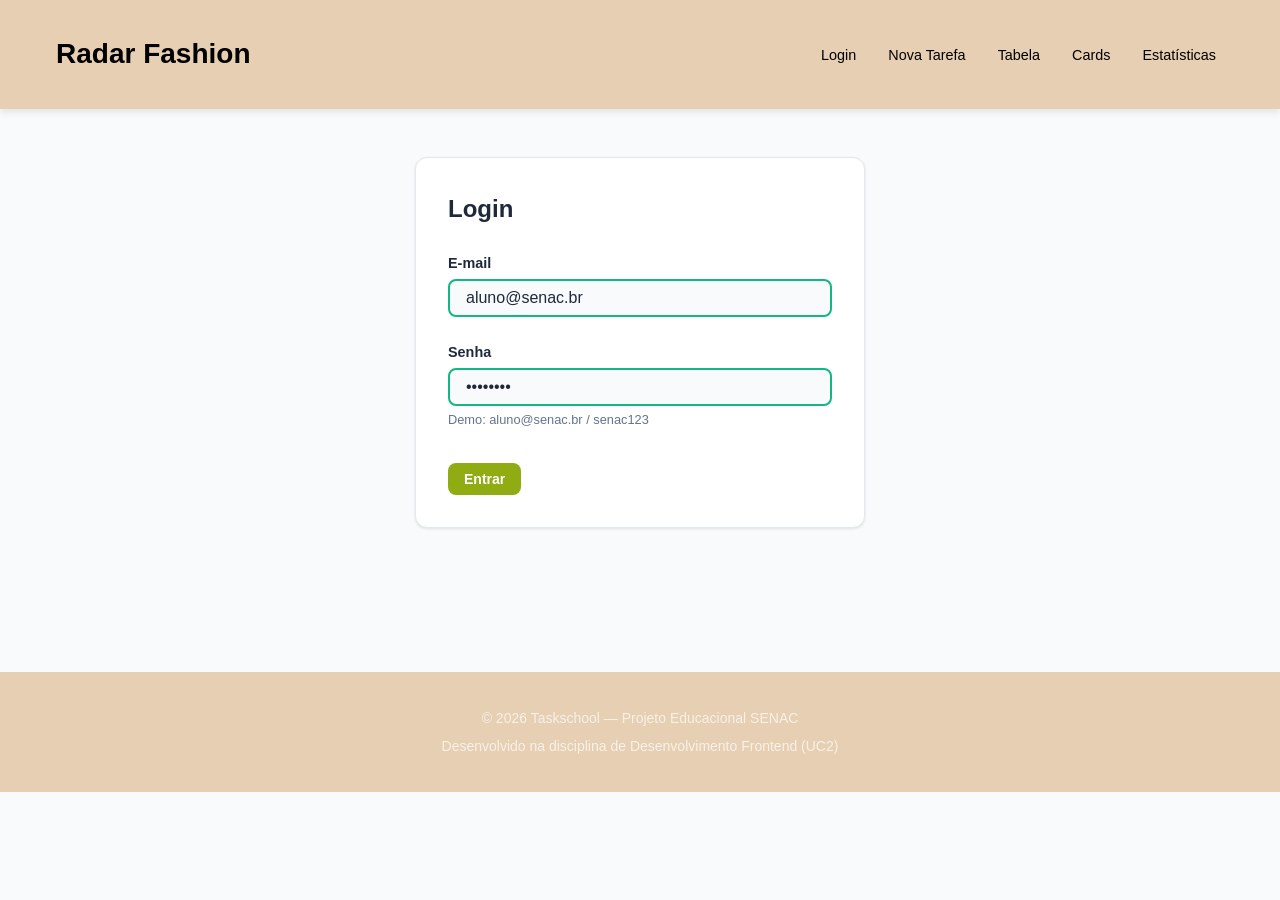
<file: index.html>
<!DOCTYPE html>
<html lang="pt-BR">
<head>
    <meta charset="UTF-8">
    <meta name="viewport" content="width=device-width, initial-scale=1.0">
    <meta name="description" content="Radar Fashion">
    <title>Radar Fashion — Login</title>
    <link rel="stylesheet" href="style.css">
</head>
<body>
    <header>
        <div class="container">
            <h1>Radar Fashion</h1>            <nav>
                <ul>
                    <li><a href="index.html">Login</a></li>
                    <li><a href="categoria.html">Nova Tarefa</a></li>
                    <li><a href="tabela.html">Tabela</a></li>
                    <li><a href="cards.html">Cards</a></li>
                    <li><a href="estatisticas.html">Estatísticas</a></li>
                </ul>
            </nav>
        </div>
    </header>

    <main>
        <div class="container">
            <section id="login" class="secao-form secao-login">
                <h2>Login</h2>

                <form id="login-form" action="estatisticas.html" method="get">
                    <div class="form-grupo">
                        <label for="login-email">E-mail</label>
                        <input
                            type="email"
                            id="login-email"
                            name="email"
                            placeholder="seu@email.com"
                            value="aluno@senac.br"
                            required
                        >
                    </div>

                    <div class="form-grupo">
                        <label for="login-senha">Senha</label>
                        <input
                            type="password"
                            id="login-senha"
                            name="senha"
                            placeholder="Digite sua senha"
                            value="senac123"
                            required
                        >
                        <small class="dica">Demo: aluno@senac.br / senac123</small>
                    </div>

                    <div class="form-acoes">
                        <button type="submit" class="btn btn-primario">Entrar</button>
                    </div>
                </form>
            </section>
        </div>
    </main>

    <footer>
        <div class="container">
            <p>&copy; 2026 Taskschool &mdash; Projeto Educacional SENAC</p>
            <p>Desenvolvido na disciplina de Desenvolvimento Frontend (UC2)</p>
        </div>
    </footer>
</body>
</html>
</file>
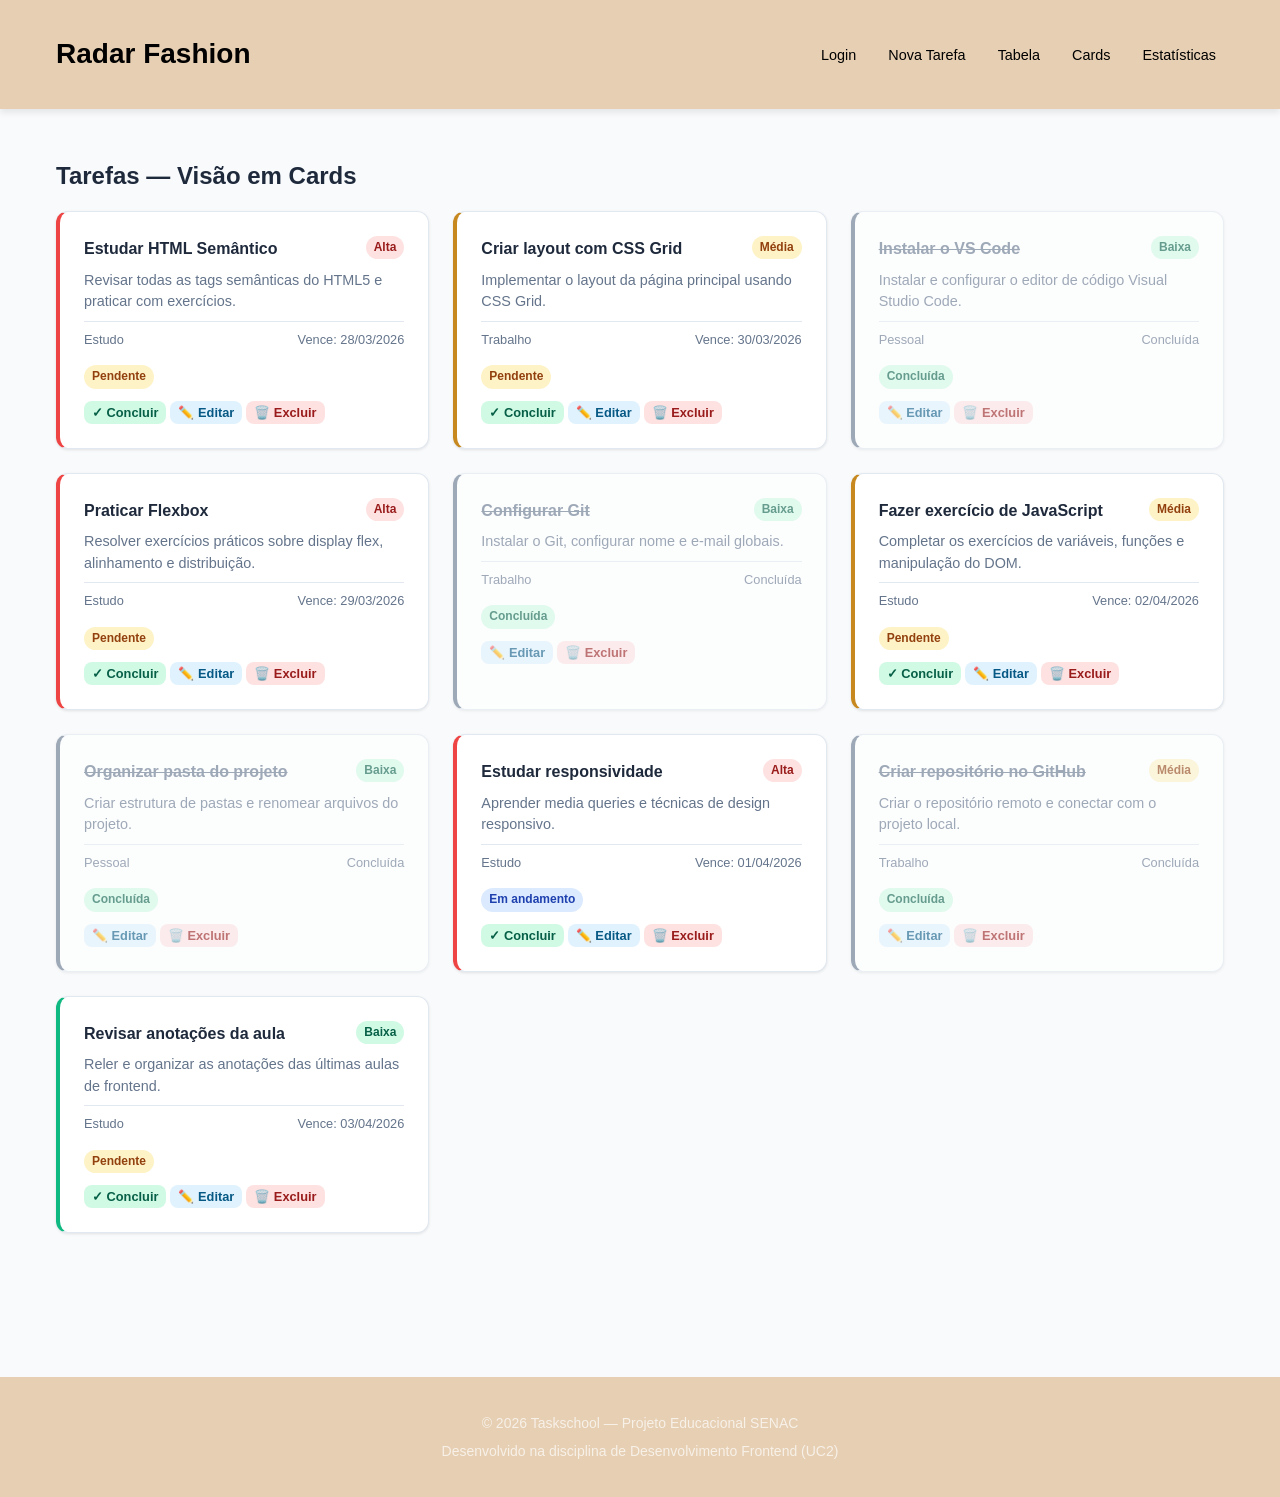
<file: cards.html>
<!DOCTYPE html>
<html lang="pt-BR">
<head>
    <meta charset="UTF-8">
    <meta name="viewport" content="width=device-width, initial-scale=1.0">
    <meta name="description" content="Radar Fashion - Seu guia de estilo">
    <title>Radar Fashion</title>
    <link rel="stylesheet" href="style.css">
</head>
<body>
    <header>
        <div class="container">
            <h1>Radar Fashion</h1>
            <nav>
                <ul>
                    <li><a href="index.html">Login</a></li>
                    <li><a href="nova-tarefa.html">Nova Tarefa</a></li>
                    <li><a href="tabela.html">Tabela</a></li>
                    <li><a href="cards.html">Cards</a></li>
                    <li><a href="estatisticas.html">Estatísticas</a></li>
                </ul>
            </nav>
        </div>
    </header>

    <main>
        <div class="container">
            <section id="lista-tarefas" class="secao-lista">
                <h2>Tarefas — Visão em Cards</h2>

                <div id="cards-tarefas" class="grade-tarefas">
                    <article class="card-tarefa prioridade-alta">
                        <div class="card-cabecalho">
                            <h3 class="card-titulo">Estudar HTML Semântico</h3>
                            <span class="badge badge-alta">Alta</span>
                        </div>
                        <p class="card-descricao">Revisar todas as tags semânticas do HTML5 e praticar com exercícios.</p>
                        <div class="card-meta">
                            <span class="card-categoria">Estudo</span>
                            <span class="card-data">Vence: 28/03/2026</span>
                        </div>
                        <div class="card-status"><span class="status pendente">Pendente</span></div>
                        <div class="card-acoes">
                            <button class="btn btn-concluir">✓ Concluir</button>
                            <button class="btn btn-editar">✏️ Editar</button>
                            <button class="btn btn-excluir">🗑️ Excluir</button>
                        </div>
                    </article>

                    <article class="card-tarefa prioridade-media">
                        <div class="card-cabecalho">
                            <h3 class="card-titulo">Criar layout com CSS Grid</h3>
                            <span class="badge badge-media">Média</span>
                        </div>
                        <p class="card-descricao">Implementar o layout da página principal usando CSS Grid.</p>
                        <div class="card-meta">
                            <span class="card-categoria">Trabalho</span>
                            <span class="card-data">Vence: 30/03/2026</span>
                        </div>
                        <div class="card-status"><span class="status pendente">Pendente</span></div>
                        <div class="card-acoes">
                            <button class="btn btn-concluir">✓ Concluir</button>
                            <button class="btn btn-editar">✏️ Editar</button>
                            <button class="btn btn-excluir">🗑️ Excluir</button>
                        </div>
                    </article>

                    <article class="card-tarefa prioridade-baixa concluida">
                        <div class="card-cabecalho">
                            <h3 class="card-titulo">Instalar o VS Code</h3>
                            <span class="badge badge-baixa">Baixa</span>
                        </div>
                        <p class="card-descricao">Instalar e configurar o editor de código Visual Studio Code.</p>
                        <div class="card-meta">
                            <span class="card-categoria">Pessoal</span>
                            <span class="card-data">Concluída</span>
                        </div>
                        <div class="card-status"><span class="status concluida">Concluída</span></div>
                        <div class="card-acoes">
                            <button class="btn btn-editar">✏️ Editar</button>
                            <button class="btn btn-excluir">🗑️ Excluir</button>
                        </div>
                    </article>

                    <article class="card-tarefa prioridade-alta">
                        <div class="card-cabecalho">
                            <h3 class="card-titulo">Praticar Flexbox</h3>
                            <span class="badge badge-alta">Alta</span>
                        </div>
                        <p class="card-descricao">Resolver exercícios práticos sobre display flex, alinhamento e distribuição.</p>
                        <div class="card-meta">
                            <span class="card-categoria">Estudo</span>
                            <span class="card-data">Vence: 29/03/2026</span>
                        </div>
                        <div class="card-status"><span class="status pendente">Pendente</span></div>
                        <div class="card-acoes">
                            <button class="btn btn-concluir">✓ Concluir</button>
                            <button class="btn btn-editar">✏️ Editar</button>
                            <button class="btn btn-excluir">🗑️ Excluir</button>
                        </div>
                    </article>

                    <article class="card-tarefa prioridade-baixa concluida">
                        <div class="card-cabecalho">
                            <h3 class="card-titulo">Configurar Git</h3>
                            <span class="badge badge-baixa">Baixa</span>
                        </div>
                        <p class="card-descricao">Instalar o Git, configurar nome e e-mail globais.</p>
                        <div class="card-meta">
                            <span class="card-categoria">Trabalho</span>
                            <span class="card-data">Concluída</span>
                        </div>
                        <div class="card-status"><span class="status concluida">Concluída</span></div>
                        <div class="card-acoes">
                            <button class="btn btn-editar">✏️ Editar</button>
                            <button class="btn btn-excluir">🗑️ Excluir</button>
                        </div>
                    </article>

                    <article class="card-tarefa prioridade-media">
                        <div class="card-cabecalho">
                            <h3 class="card-titulo">Fazer exercício de JavaScript</h3>
                            <span class="badge badge-media">Média</span>
                        </div>
                        <p class="card-descricao">Completar os exercícios de variáveis, funções e manipulação do DOM.</p>
                        <div class="card-meta">
                            <span class="card-categoria">Estudo</span>
                            <span class="card-data">Vence: 02/04/2026</span>
                        </div>
                        <div class="card-status"><span class="status pendente">Pendente</span></div>
                        <div class="card-acoes">
                            <button class="btn btn-concluir">✓ Concluir</button>
                            <button class="btn btn-editar">✏️ Editar</button>
                            <button class="btn btn-excluir">🗑️ Excluir</button>
                        </div>
                    </article>

                    <article class="card-tarefa prioridade-baixa concluida">
                        <div class="card-cabecalho">
                            <h3 class="card-titulo">Organizar pasta do projeto</h3>
                            <span class="badge badge-baixa">Baixa</span>
                        </div>
                        <p class="card-descricao">Criar estrutura de pastas e renomear arquivos do projeto.</p>
                        <div class="card-meta">
                            <span class="card-categoria">Pessoal</span>
                            <span class="card-data">Concluída</span>
                        </div>
                        <div class="card-status"><span class="status concluida">Concluída</span></div>
                        <div class="card-acoes">
                            <button class="btn btn-editar">✏️ Editar</button>
                            <button class="btn btn-excluir">🗑️ Excluir</button>
                        </div>
                    </article>

                    <article class="card-tarefa prioridade-alta">
                        <div class="card-cabecalho">
                            <h3 class="card-titulo">Estudar responsividade</h3>
                            <span class="badge badge-alta">Alta</span>
                        </div>
                        <p class="card-descricao">Aprender media queries e técnicas de design responsivo.</p>
                        <div class="card-meta">
                            <span class="card-categoria">Estudo</span>
                            <span class="card-data">Vence: 01/04/2026</span>
                        </div>
                        <div class="card-status"><span class="status em-andamento">Em andamento</span></div>
                        <div class="card-acoes">
                            <button class="btn btn-concluir">✓ Concluir</button>
                            <button class="btn btn-editar">✏️ Editar</button>
                            <button class="btn btn-excluir">🗑️ Excluir</button>
                        </div>
                    </article>

                    <article class="card-tarefa prioridade-media concluida">
                        <div class="card-cabecalho">
                            <h3 class="card-titulo">Criar repositório no GitHub</h3>
                            <span class="badge badge-media">Média</span>
                        </div>
                        <p class="card-descricao">Criar o repositório remoto e conectar com o projeto local.</p>
                        <div class="card-meta">
                            <span class="card-categoria">Trabalho</span>
                            <span class="card-data">Concluída</span>
                        </div>
                        <div class="card-status"><span class="status concluida">Concluída</span></div>
                        <div class="card-acoes">
                            <button class="btn btn-editar">✏️ Editar</button>
                            <button class="btn btn-excluir">🗑️ Excluir</button>
                        </div>
                    </article>

                    <article class="card-tarefa prioridade-baixa">
                        <div class="card-cabecalho">
                            <h3 class="card-titulo">Revisar anotações da aula</h3>
                            <span class="badge badge-baixa">Baixa</span>
                        </div>
                        <p class="card-descricao">Reler e organizar as anotações das últimas aulas de frontend.</p>
                        <div class="card-meta">
                            <span class="card-categoria">Estudo</span>
                            <span class="card-data">Vence: 03/04/2026</span>
                        </div>
                        <div class="card-status"><span class="status pendente">Pendente</span></div>
                        <div class="card-acoes">
                            <button class="btn btn-concluir">✓ Concluir</button>
                            <button class="btn btn-editar">✏️ Editar</button>
                            <button class="btn btn-excluir">🗑️ Excluir</button>
                        </div>
                    </article>
                </div>
            </section>
        </div>
    </main>

    <footer>
        <div class="container">
            <p>&copy; 2026 Taskschool &mdash; Projeto Educacional SENAC</p>
            <p>Desenvolvido na disciplina de Desenvolvimento Frontend (UC2)</p>
        </div>
    </footer>
</body>
</html>
</file>
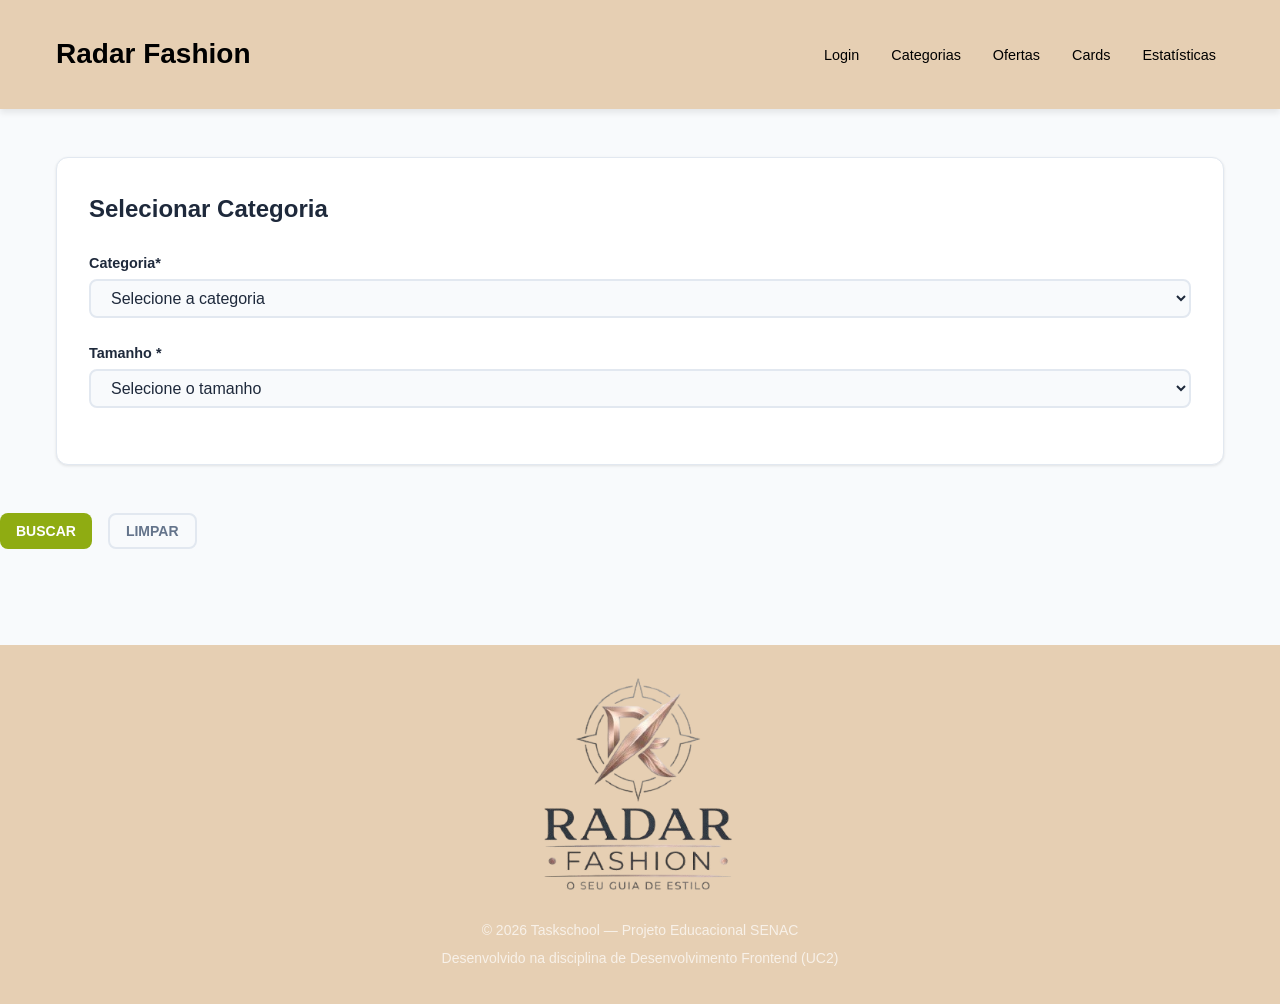
<file: categoria.html>
<!DOCTYPE html>
<html lang="pt-BR">
<head>
    <meta charset="UTF-8">
    <meta name="viewport" content="width=device-width, initial-scale=1.0">
    <meta name="description" content="Radar Fashion - Cadastro de nova tarefa">
    <title>Radar Fashion - Categoria</title>
    <link rel="stylesheet" href="style.css">
</head>
<body>
    <header>
        <div class="container">
            <h1>Radar Fashion</h1>
            <nav>
                <ul>
                    <li><a href="index.html">Login</a></li>
                    <li><a href="categorias.html">Categorias</a></li>
                    <li><a href="ofertas.html">Ofertas</a></li>
                    <li><a href="cards.html">Cards</a></li>
                    <li><a href="estatisticas.html">Estatísticas</a></li>
                </ul>
            </nav>
        </div>
    </header>

    <main>
        <div class="container">
            <section id="nova-tarefa" class="secao-form">
                <h2>Selecionar Categoria</h2>

                <form id="tarefa-form" action="#" method="post">
                    <div class="form-grupo">
                        <label for="categoria">Categoria*</label>
                        <select id="categoria" name="categoria" required>
                            <option value="">Selecione a categoria</option>
                            <option value="masculino">Masculino</option>
                            <option value="feminino">Feminino</option>
                            <option value="infantil">Infantil</option>
                            <option value="calçado">Calçado</option>
                            <option value="beleza">Beleza</option>
                            <option value="acessórios">Acessórios</option>
                        </select>
                    </div>

                    <div class="form-grupo">
                        <label for="Tamanho">Tamanho *</label>
                        <select id="tamanho" name="tamanho" required>
                            <option value="">Selecione o tamanho</option>
                            <option value="pp">PP</option>
                            <option value="p">P</option>
                            <option value="m">M</option>
                            <option value="g">G</option>
                            <option value="gg">GG</option>
                            <option value="32">32</option>
                            <option value="33">33</option>
                            <option value="34">34</option>
                            <option value="35">35</option>
                            <option value="36">36</option>
                            <option value="37">37</option>
                            <option value="38">38</option>
                            <option value="39">39</option>
                            <option value="40">40</option>
                            <option value="41">41</option>
                            <option value="42">42</option>
                            <option value="43">43</option>
                            <option value="44">44</option>              
                        </select>
                    </div>

                    </div>

                    <div class="form-acoes">
                        <button type="submit" class="btn btn-primario">BUSCAR</button>
                        <button type="reset" class="btn btn-secundario">LIMPAR</button>
                    </div>
                </form>
            </section>
        </div>
    </main>

    <footer>
        <div class="container">
            <img src="img/slogan-removebg-preview.png" alt="Slogan" style="margin: 0 auto;" width="200px">
        <br>
            <p>&copy; 2026 Taskschool &mdash; Projeto Educacional SENAC</p>
            <p>Desenvolvido na disciplina de Desenvolvimento Frontend (UC2)</p>
        </div>
    </footer>
</body>
</html>
</file>
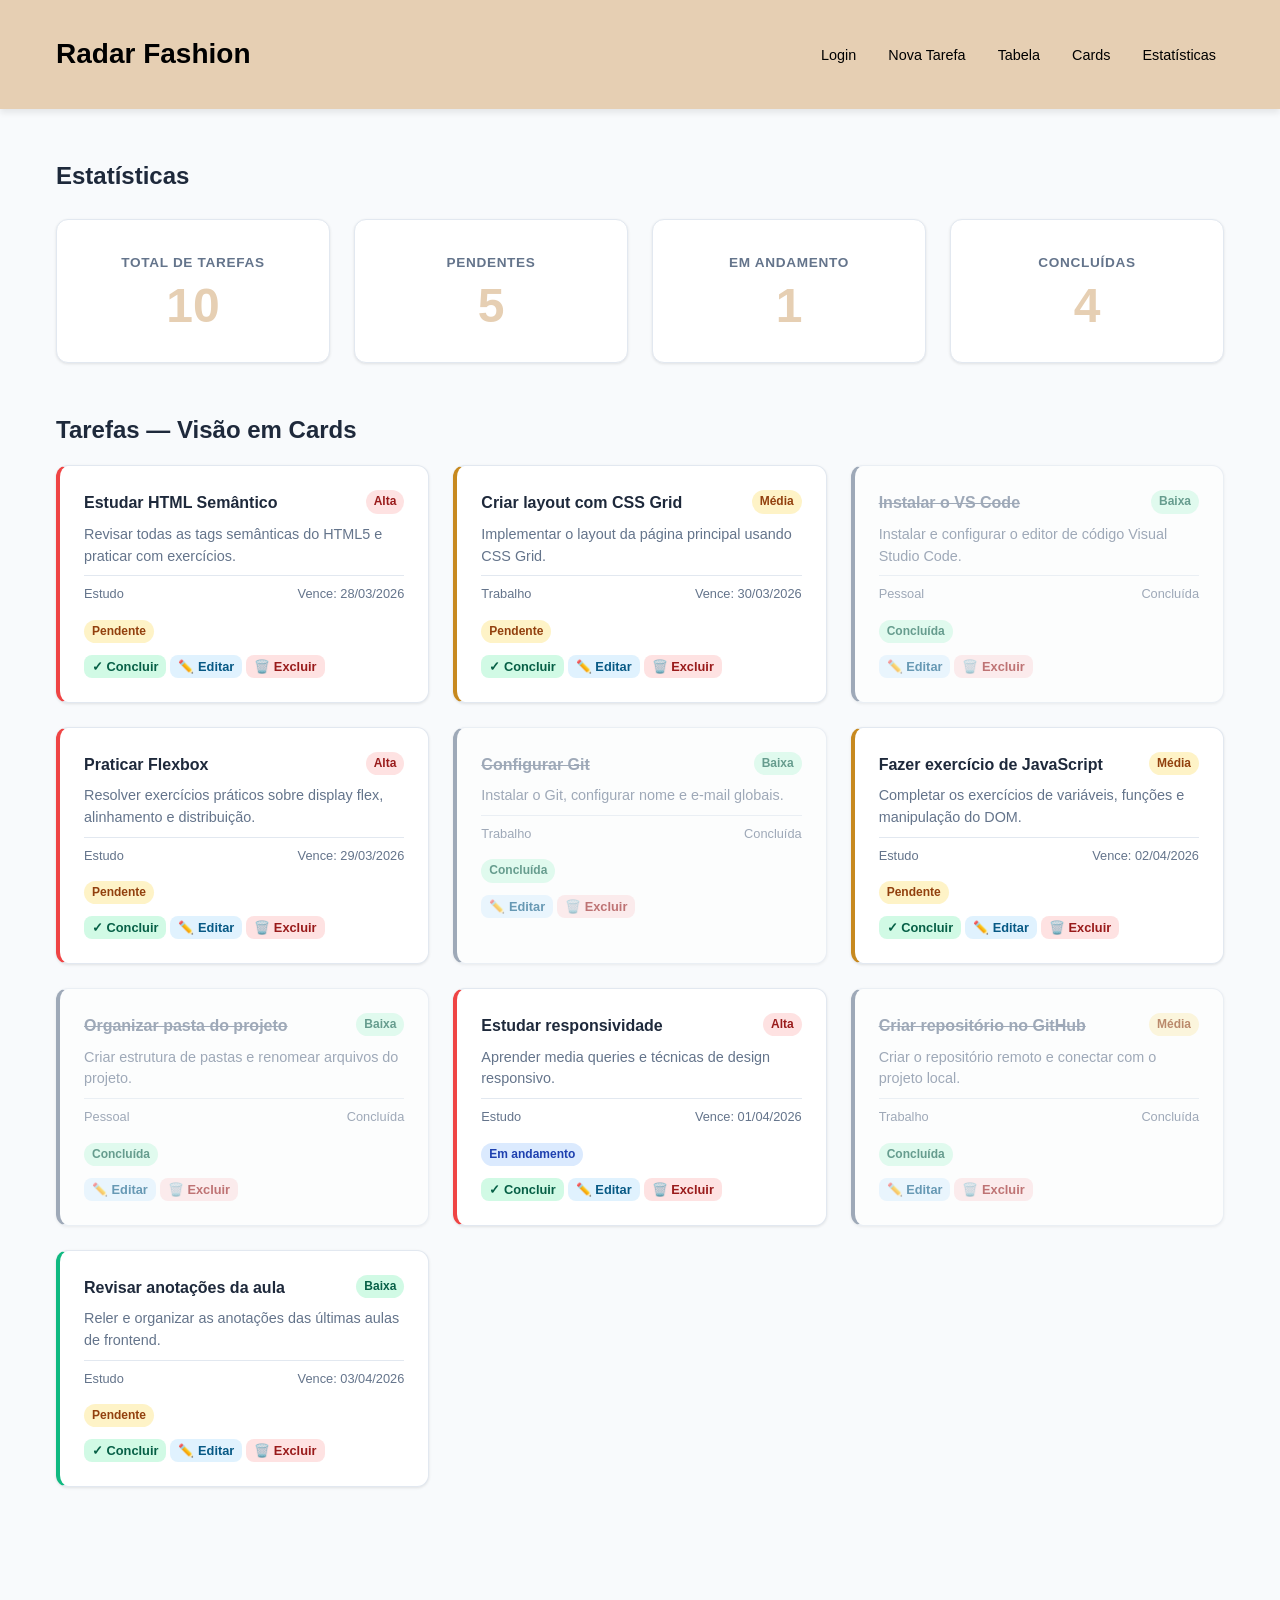
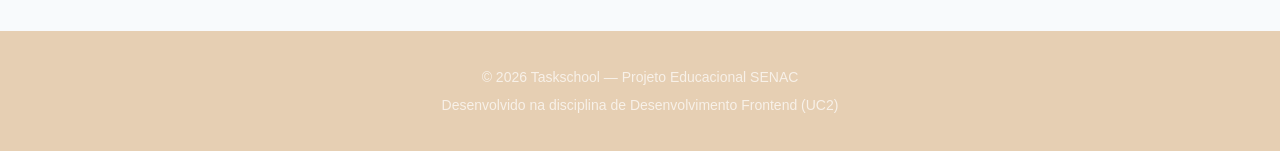
<file: ofertas.html>
<!DOCTYPE html>
<html lang="pt-BR">
<head>
    <meta charset="UTF-8">
    <meta name="viewport" content="width=device-width, initial-scale=1.0">
    <meta name="description" content="Taskschool - Estatísticas e cards das tarefas">
    <title>Radar Fashion</title>
    <link rel="stylesheet" href="style.css">
</head>
<body>
    <header>
        <div class="container">
            <h1>Radar Fashion</h1>
            <nav>
                <ul>
                    <li><a href="index.html">Login</a></li>
                    <li><a href="nova-tarefa.html">Nova Tarefa</a></li>
                    <li><a href="tabela.html">Tabela</a></li>
                    <li><a href="cards.html">Cards</a></li>
                    <li><a href="estatisticas.html">Estatísticas</a></li>
                </ul>
            </nav>
        </div>
    </header>

    <main>
        <div class="container">
            <section id="estatisticas" class="secao-stats">
                <h2>Estatísticas</h2>

                <div class="grade-stats">
                    <article class="stat-card">
                        <h3>Total de Tarefas</h3>
                        <p class="stat-numero" id="stat-total">10</p>
                    </article>

                    <article class="stat-card">
                        <h3>Pendentes</h3>
                        <p class="stat-numero" id="stat-pendentes">5</p>
                    </article>

                    <article class="stat-card">
                        <h3>Em Andamento</h3>
                        <p class="stat-numero" id="stat-andamento">1</p>
                    </article>

                    <article class="stat-card">
                        <h3>Concluídas</h3>
                        <p class="stat-numero" id="stat-concluidas">4</p>
                    </article>
                </div>
            </section>

            <section id="lista-tarefas" class="secao-lista">
                <h2>Tarefas — Visão em Cards</h2>

                <div id="cards-tarefas" class="grade-tarefas">
                    <article class="card-tarefa prioridade-alta">
                        <div class="card-cabecalho">
                            <h3 class="card-titulo">Estudar HTML Semântico</h3>
                            <span class="badge badge-alta">Alta</span>
                        </div>
                        <p class="card-descricao">Revisar todas as tags semânticas do HTML5 e praticar com exercícios.</p>
                        <div class="card-meta">
                            <span class="card-categoria">Estudo</span>
                            <span class="card-data">Vence: 28/03/2026</span>
                        </div>
                        <div class="card-status"><span class="status pendente">Pendente</span></div>
                        <div class="card-acoes">
                            <button class="btn btn-concluir">✓ Concluir</button>
                            <button class="btn btn-editar">✏️ Editar</button>
                            <button class="btn btn-excluir">🗑️ Excluir</button>
                        </div>
                    </article>

                    <article class="card-tarefa prioridade-media">
                        <div class="card-cabecalho">
                            <h3 class="card-titulo">Criar layout com CSS Grid</h3>
                            <span class="badge badge-media">Média</span>
                        </div>
                        <p class="card-descricao">Implementar o layout da página principal usando CSS Grid.</p>
                        <div class="card-meta">
                            <span class="card-categoria">Trabalho</span>
                            <span class="card-data">Vence: 30/03/2026</span>
                        </div>
                        <div class="card-status"><span class="status pendente">Pendente</span></div>
                        <div class="card-acoes">
                            <button class="btn btn-concluir">✓ Concluir</button>
                            <button class="btn btn-editar">✏️ Editar</button>
                            <button class="btn btn-excluir">🗑️ Excluir</button>
                        </div>
                    </article>

                    <article class="card-tarefa prioridade-baixa concluida">
                        <div class="card-cabecalho">
                            <h3 class="card-titulo">Instalar o VS Code</h3>
                            <span class="badge badge-baixa">Baixa</span>
                        </div>
                        <p class="card-descricao">Instalar e configurar o editor de código Visual Studio Code.</p>
                        <div class="card-meta">
                            <span class="card-categoria">Pessoal</span>
                            <span class="card-data">Concluída</span>
                        </div>
                        <div class="card-status"><span class="status concluida">Concluída</span></div>
                        <div class="card-acoes">
                            <button class="btn btn-editar">✏️ Editar</button>
                            <button class="btn btn-excluir">🗑️ Excluir</button>
                        </div>
                    </article>

                    <article class="card-tarefa prioridade-alta">
                        <div class="card-cabecalho">
                            <h3 class="card-titulo">Praticar Flexbox</h3>
                            <span class="badge badge-alta">Alta</span>
                        </div>
                        <p class="card-descricao">Resolver exercícios práticos sobre display flex, alinhamento e distribuição.</p>
                        <div class="card-meta">
                            <span class="card-categoria">Estudo</span>
                            <span class="card-data">Vence: 29/03/2026</span>
                        </div>
                        <div class="card-status"><span class="status pendente">Pendente</span></div>
                        <div class="card-acoes">
                            <button class="btn btn-concluir">✓ Concluir</button>
                            <button class="btn btn-editar">✏️ Editar</button>
                            <button class="btn btn-excluir">🗑️ Excluir</button>
                        </div>
                    </article>

                    <article class="card-tarefa prioridade-baixa concluida">
                        <div class="card-cabecalho">
                            <h3 class="card-titulo">Configurar Git</h3>
                            <span class="badge badge-baixa">Baixa</span>
                        </div>
                        <p class="card-descricao">Instalar o Git, configurar nome e e-mail globais.</p>
                        <div class="card-meta">
                            <span class="card-categoria">Trabalho</span>
                            <span class="card-data">Concluída</span>
                        </div>
                        <div class="card-status"><span class="status concluida">Concluída</span></div>
                        <div class="card-acoes">
                            <button class="btn btn-editar">✏️ Editar</button>
                            <button class="btn btn-excluir">🗑️ Excluir</button>
                        </div>
                    </article>

                    <article class="card-tarefa prioridade-media">
                        <div class="card-cabecalho">
                            <h3 class="card-titulo">Fazer exercício de JavaScript</h3>
                            <span class="badge badge-media">Média</span>
                        </div>
                        <p class="card-descricao">Completar os exercícios de variáveis, funções e manipulação do DOM.</p>
                        <div class="card-meta">
                            <span class="card-categoria">Estudo</span>
                            <span class="card-data">Vence: 02/04/2026</span>
                        </div>
                        <div class="card-status"><span class="status pendente">Pendente</span></div>
                        <div class="card-acoes">
                            <button class="btn btn-concluir">✓ Concluir</button>
                            <button class="btn btn-editar">✏️ Editar</button>
                            <button class="btn btn-excluir">🗑️ Excluir</button>
                        </div>
                    </article>

                    <article class="card-tarefa prioridade-baixa concluida">
                        <div class="card-cabecalho">
                            <h3 class="card-titulo">Organizar pasta do projeto</h3>
                            <span class="badge badge-baixa">Baixa</span>
                        </div>
                        <p class="card-descricao">Criar estrutura de pastas e renomear arquivos do projeto.</p>
                        <div class="card-meta">
                            <span class="card-categoria">Pessoal</span>
                            <span class="card-data">Concluída</span>
                        </div>
                        <div class="card-status"><span class="status concluida">Concluída</span></div>
                        <div class="card-acoes">
                            <button class="btn btn-editar">✏️ Editar</button>
                            <button class="btn btn-excluir">🗑️ Excluir</button>
                        </div>
                    </article>

                    <article class="card-tarefa prioridade-alta">
                        <div class="card-cabecalho">
                            <h3 class="card-titulo">Estudar responsividade</h3>
                            <span class="badge badge-alta">Alta</span>
                        </div>
                        <p class="card-descricao">Aprender media queries e técnicas de design responsivo.</p>
                        <div class="card-meta">
                            <span class="card-categoria">Estudo</span>
                            <span class="card-data">Vence: 01/04/2026</span>
                        </div>
                        <div class="card-status"><span class="status em-andamento">Em andamento</span></div>
                        <div class="card-acoes">
                            <button class="btn btn-concluir">✓ Concluir</button>
                            <button class="btn btn-editar">✏️ Editar</button>
                            <button class="btn btn-excluir">🗑️ Excluir</button>
                        </div>
                    </article>

                    <article class="card-tarefa prioridade-media concluida">
                        <div class="card-cabecalho">
                            <h3 class="card-titulo">Criar repositório no GitHub</h3>
                            <span class="badge badge-media">Média</span>
                        </div>
                        <p class="card-descricao">Criar o repositório remoto e conectar com o projeto local.</p>
                        <div class="card-meta">
                            <span class="card-categoria">Trabalho</span>
                            <span class="card-data">Concluída</span>
                        </div>
                        <div class="card-status"><span class="status concluida">Concluída</span></div>
                        <div class="card-acoes">
                            <button class="btn btn-editar">✏️ Editar</button>
                            <button class="btn btn-excluir">🗑️ Excluir</button>
                        </div>
                    </article>

                    <article class="card-tarefa prioridade-baixa">
                        <div class="card-cabecalho">
                            <h3 class="card-titulo">Revisar anotações da aula</h3>
                            <span class="badge badge-baixa">Baixa</span>
                        </div>
                        <p class="card-descricao">Reler e organizar as anotações das últimas aulas de frontend.</p>
                        <div class="card-meta">
                            <span class="card-categoria">Estudo</span>
                            <span class="card-data">Vence: 03/04/2026</span>
                        </div>
                        <div class="card-status"><span class="status pendente">Pendente</span></div>
                        <div class="card-acoes">
                            <button class="btn btn-concluir">✓ Concluir</button>
                            <button class="btn btn-editar">✏️ Editar</button>
                            <button class="btn btn-excluir">🗑️ Excluir</button>
                        </div>
                    </article>
                </div>
            </section>
        </div>
    </main>

    <footer>
        <div class="container">
            <p>&copy; 2026 Taskschool &mdash; Projeto Educacional SENAC</p>
            <p>Desenvolvido na disciplina de Desenvolvimento Frontend (UC2)</p>
        </div>
    </footer>
</body>
</html>
</file>
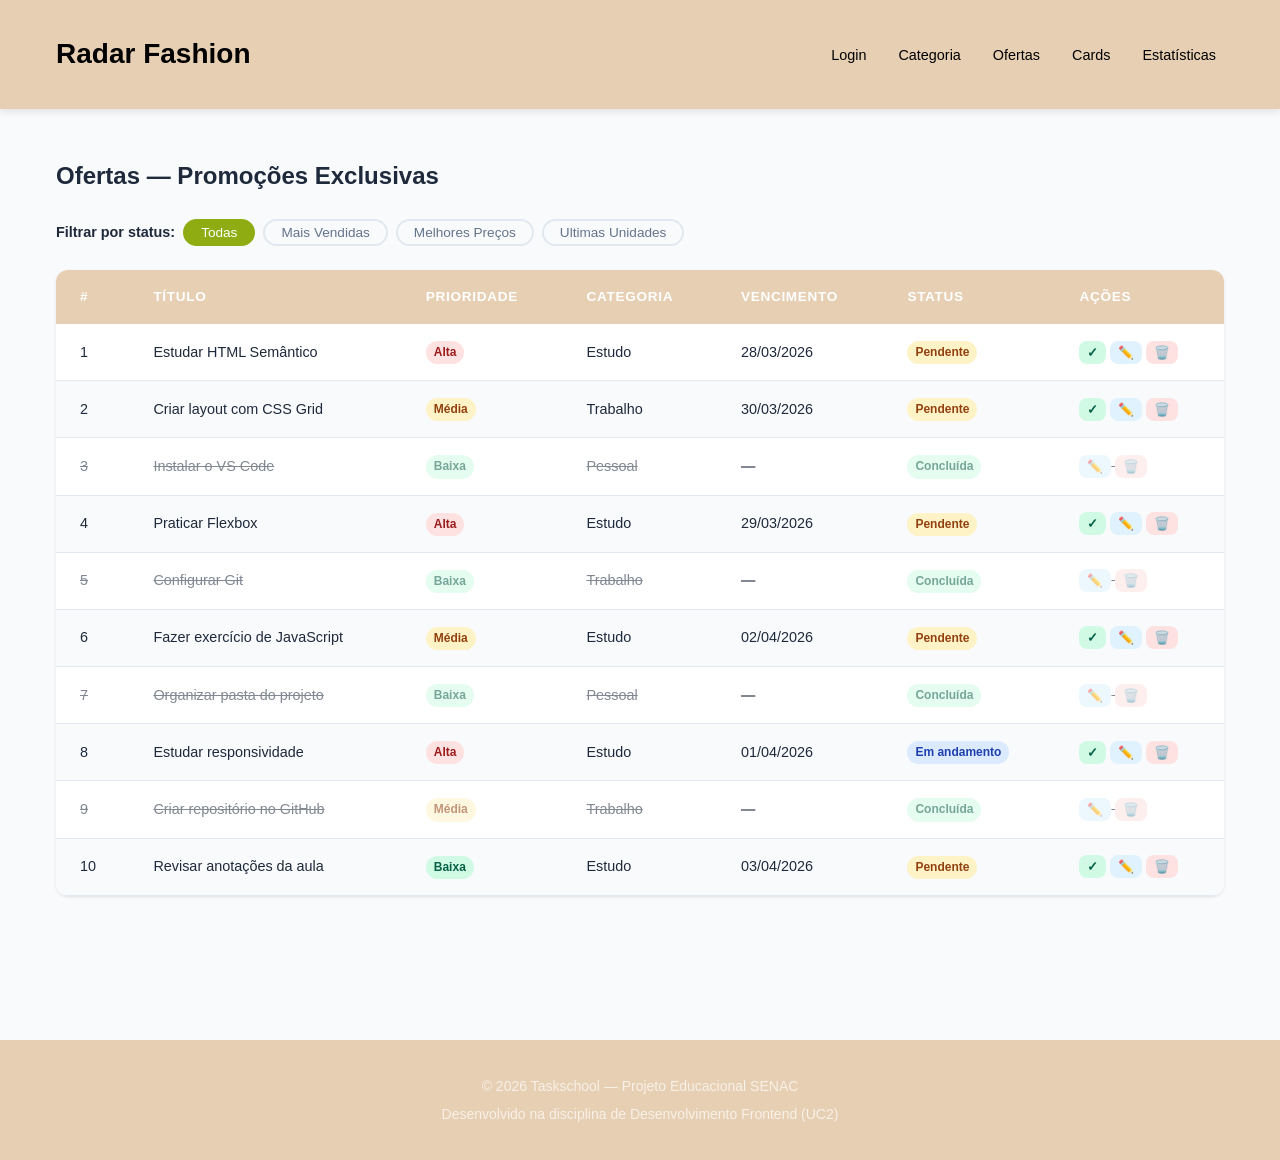
<file: tabela.html>
<!DOCTYPE html>
<html lang="pt-BR">
<head>
    <meta charset="UTF-8">
    <meta name="viewport" content="width=device-width, initial-scale=1.0">
    <meta name="description" content="Radar Fashion - Ofertas e promoções exclusivas para você">
    <title>Radar Fashion - Ofertas</title>
    <link rel="stylesheet" href="style.css">
</head>
<body>
    <header>
        <div class="container">
            <h1>Radar Fashion</h1>
            <nav>
                <ul>
                    <li><a href="index.html">Login</a></li>
                    <li><a href="categoria.html">Categoria</a></li>
                    <li><a href="oferta.html">Ofertas</a></li>
                    <li><a href="cards.html">Cards</a></li>
                    <li><a href="estatisticas.html">Estatísticas</a></li>
                </ul>
            </nav>
        </div>
    </header>

    <main>
        <div class="container">
            <section id="Ofertas" class="secao-ofertas">
                <h2>Ofertas — Promoções Exclusivas</h2>

                <div class="filtros filtros-tabela">
                    <span class="filtro-label">Filtrar por status:</span>
                    <button class="btn-filtro ativo" data-filtro="todas">Todas</button>
                    <button class="btn-filtro" data-filtro="mais Vendidas">Mais Vendidas</button>
                    <button class="btn-filtro" data-filtro="melhores-precos">Melhores Preços</button>
                    <button class="btn-filtro" data-filtro="ultimas-unidades">Ultimas Unidades</button>
                </div>

                <table>
                    <thead>
                        <tr>
                            <th scope="col">#</th>
                            <th scope="col">Título</th>
                            <th scope="col">Prioridade</th>
                            <th scope="col">Categoria</th>
                            <th scope="col">Vencimento</th>
                            <th scope="col">Status</th>
                            <th scope="col">Ações</th>
                        </tr>
                    </thead>
                    <tbody id="tbody-tarefas">
                        <tr>
                            <td>1</td>
                            <td>Estudar HTML Semântico</td>
                            <td><span class="badge badge-alta">Alta</span></td>
                            <td>Estudo</td>
                            <td>28/03/2026</td>
                            <td><span class="status pendente">Pendente</span></td>
                            <td>
                                <button class="btn btn-concluir">✓</button>
                                <button class="btn btn-editar">✏️</button>
                                <button class="btn btn-excluir">🗑️</button>
                            </td>
                        </tr>
                        <tr>
                            <td>2</td>
                            <td>Criar layout com CSS Grid</td>
                            <td><span class="badge badge-media">Média</span></td>
                            <td>Trabalho</td>
                            <td>30/03/2026</td>
                            <td><span class="status pendente">Pendente</span></td>
                            <td>
                                <button class="btn btn-concluir">✓</button>
                                <button class="btn btn-editar">✏️</button>
                                <button class="btn btn-excluir">🗑️</button>
                            </td>
                        </tr>
                        <tr class="linha-concluida">
                            <td>3</td>
                            <td>Instalar o VS Code</td>
                            <td><span class="badge badge-baixa">Baixa</span></td>
                            <td>Pessoal</td>
                            <td>—</td>
                            <td><span class="status concluida">Concluída</span></td>
                            <td>
                                <button class="btn btn-editar">✏️</button>
                                <button class="btn btn-excluir">🗑️</button>
                            </td>
                        </tr>
                        <tr>
                            <td>4</td>
                            <td>Praticar Flexbox</td>
                            <td><span class="badge badge-alta">Alta</span></td>
                            <td>Estudo</td>
                            <td>29/03/2026</td>
                            <td><span class="status pendente">Pendente</span></td>
                            <td>
                                <button class="btn btn-concluir">✓</button>
                                <button class="btn btn-editar">✏️</button>
                                <button class="btn btn-excluir">🗑️</button>
                            </td>
                        </tr>
                        <tr class="linha-concluida">
                            <td>5</td>
                            <td>Configurar Git</td>
                            <td><span class="badge badge-baixa">Baixa</span></td>
                            <td>Trabalho</td>
                            <td>—</td>
                            <td><span class="status concluida">Concluída</span></td>
                            <td>
                                <button class="btn btn-editar">✏️</button>
                                <button class="btn btn-excluir">🗑️</button>
                            </td>
                        </tr>
                        <tr>
                            <td>6</td>
                            <td>Fazer exercício de JavaScript</td>
                            <td><span class="badge badge-media">Média</span></td>
                            <td>Estudo</td>
                            <td>02/04/2026</td>
                            <td><span class="status pendente">Pendente</span></td>
                            <td>
                                <button class="btn btn-concluir">✓</button>
                                <button class="btn btn-editar">✏️</button>
                                <button class="btn btn-excluir">🗑️</button>
                            </td>
                        </tr>
                        <tr class="linha-concluida">
                            <td>7</td>
                            <td>Organizar pasta do projeto</td>
                            <td><span class="badge badge-baixa">Baixa</span></td>
                            <td>Pessoal</td>
                            <td>—</td>
                            <td><span class="status concluida">Concluída</span></td>
                            <td>
                                <button class="btn btn-editar">✏️</button>
                                <button class="btn btn-excluir">🗑️</button>
                            </td>
                        </tr>
                        <tr>
                            <td>8</td>
                            <td>Estudar responsividade</td>
                            <td><span class="badge badge-alta">Alta</span></td>
                            <td>Estudo</td>
                            <td>01/04/2026</td>
                            <td><span class="status em-andamento">Em andamento</span></td>
                            <td>
                                <button class="btn btn-concluir">✓</button>
                                <button class="btn btn-editar">✏️</button>
                                <button class="btn btn-excluir">🗑️</button>
                            </td>
                        </tr>
                        <tr class="linha-concluida">
                            <td>9</td>
                            <td>Criar repositório no GitHub</td>
                            <td><span class="badge badge-media">Média</span></td>
                            <td>Trabalho</td>
                            <td>—</td>
                            <td><span class="status concluida">Concluída</span></td>
                            <td>
                                <button class="btn btn-editar">✏️</button>
                                <button class="btn btn-excluir">🗑️</button>
                            </td>
                        </tr>
                        <tr>
                            <td>10</td>
                            <td>Revisar anotações da aula</td>
                            <td><span class="badge badge-baixa">Baixa</span></td>
                            <td>Estudo</td>
                            <td>03/04/2026</td>
                            <td><span class="status pendente">Pendente</span></td>
                            <td>
                                <button class="btn btn-concluir">✓</button>
                                <button class="btn btn-editar">✏️</button>
                                <button class="btn btn-excluir">🗑️</button>
                            </td>
                        </tr>
                    </tbody>
                </table>
            </section>
        </div>
    </main>

    <footer>
        <div class="container">
            <p>&copy; 2026 Taskschool &mdash; Projeto Educacional SENAC</p>
            <p>Desenvolvido na disciplina de Desenvolvimento Frontend (UC2)</p>
        </div>
    </footer>
</body>
</html>
</file>
<file: style.css>
/*
  TASKSCHOOL — Folha de Estilos
  ================================
  Branch 2 — HTML + CSS

  Conceitos demonstrados neste arquivo:
  - Variáveis CSS (Custom Properties)
  - Seletores: tag, classe, ID, pseudo-classes, pseudo-elementos
  - Box Model: margin, padding, border, width, height
  - Flexbox: display flex, justify-content, align-items, gap
  - CSS Grid: grid-template-columns, repeat, auto-fill, minmax
  - Responsividade com Media Queries (Mobile First)
  - Transições e estados (:hover, :focus, :active)
  - Reset e Normalização básica

  Índice:
  1.  Variáveis e Reset
  2.  Tipografia Base
  3.  Layout Geral (container)
  4.  Header
  5.  Navegação
  6.  Login
  7.  Formulário
  8.  Controles (filtros e busca)
  9.  Cards de Tarefas
  10. Tabela
  11. Estatísticas
  12. Footer
  13. Badges e Status
  14. Botões
  15. Utilitários
  16. Responsividade (Media Queries)
*/


/* ================================================
   1. VARIÁVEIS CSS E RESET
   ================================================
   Custom Properties (variáveis) são definidas em :root
   para reutilização em todo o documento.
   Facilita a troca de tema e manutenção do código.
   ================================================ */
:root {
    /* Paleta de cores principal */
    --cor-primaria:    #e6cfb3;   /* Azul escuro (header, títulos) */
    --cor-secundaria:  #8fac12;   /* Teal (destaques, links, botões) */
    --cor-acento:      #000000;   /* Azul claro (fundos, badges) */

    /* Prioridades */
    --cor-alta:    #EF4444;   /* Vermelho */
    --cor-media:   #c7891f;   /* Amarelo/Âmbar */
    --cor-baixa:   #10B981;   /* Verde */

    /* Neutras */
    --cor-fundo:      #F8FAFC;   /* Fundo da página */
    --cor-superfície: #FFFFFF;   /* Fundo de cards e seções */
    --cor-borda:      #E2E8F0;   /* Bordas sutis */
    --cor-texto:      #1E293B;   /* Texto principal */
    --cor-texto-muted:#64748B;   /* Texto secundário (cinza) */

    /* Tipografia */
    --fonte-principal: 'Segoe UI', Tahoma, Geneva, Verdana, sans-serif;
    --tamanho-base:    16px;
    --linha-base:      1.6;

    /* Espaçamento (baseado em múltiplos de 8px) */
    --espaco-xs:  4px;
    --espaco-sm:  8px;
    --espaco-md:  16px;
    --espaco-lg:  24px;
    --espaco-xl:  32px;
    --espaco-2xl: 48px;

    /* Bordas */
    --raio-sm:  4px;
    --raio-md:  8px;
    --raio-lg:  12px;
    --raio-xl:  16px;

    /* Sombras */
    --sombra-sm: 0 1px 3px rgba(0, 0, 0, 0.10);
    --sombra-md: 0 4px 6px rgba(0, 0, 0, 0.08);
    --sombra-lg: 0 10px 25px rgba(0, 0, 0, 0.10);

    /* Transições */
    --transicao: 0.2s ease;
}

/*
  Reset básico: remove margens e paddings padrão do navegador.
  box-sizing: border-box faz padding e border não aumentar o tamanho total.
*/
*,
*::before,
*::after {
    margin: 0;
    padding: 0;
    box-sizing: border-box;
}

/* Remove estilo padrão de listas */
ul, ol {
    list-style: none;
}

/* Remove sublinhado de links; herda cor do pai */
a {
    text-decoration: none;
    color: inherit;
}

/* Imagens responsivas por padrão */
img {
    max-width: 100%;
    display: block;
}


/* ================================================
   2. TIPOGRAFIA BASE
   ================================================ */
body {
    font-family: var(--fonte-principal);
    font-size: var(--tamanho-base);
    line-height: var(--linha-base);
    color: var(--cor-texto);
    background-color: var(--cor-fundo);
}

h1 { font-size: 2rem;   font-weight: 700; }
h2 { font-size: 1.5rem; font-weight: 600; margin-bottom: var(--espaco-lg); }
h3 { font-size: 1.1rem; font-weight: 600; }

p  { color: var(--cor-texto-muted); }

small {
    font-size: 0.8rem;
    color: var(--cor-texto-muted);
}


/* ================================================
   3. LAYOUT GERAL — CONTAINER
   ================================================
   .container limita a largura do conteúdo e
   centraliza na página com margin: 0 auto.
   ================================================ */
.container {
    width: 100%;
    max-width: 1200px;    /* Largura máxima no desktop */
    margin: 0 auto;       /* Centraliza horizontalmente */
    padding: 0 var(--espaco-md); /* Padding lateral */
}

/* Cada seção tem espaçamento vertical uniforme */
section {
    margin-bottom: var(--espaco-2xl);
}


/* ================================================
   4. HEADER
   ================================================
   display: flex distribui os filhos em linha.
   justify-content: space-between afasta logo e nav.
   align-items: center alinha verticalmente.
   ================================================ */
header {
    background-color: var(--cor-primaria);
    color: white;
    padding: var(--espaco-lg) 0;
    box-shadow: var(--sombra-md);

    /* Posição fixa no topo ao rolar a página */
    position: sticky;
    top: 0;
    z-index: 100;
}

header .container {
    /* Flexbox: logo à esquerda, nav à direita */
    display: flex;
    flex-direction: row;
    justify-content: space-between;
    align-items: center;
    gap: var(--espaco-md);
}

header h1 {
    color: rgb(0, 0, 0);
    font-size: 1.75rem;
}

header p {
    color: var(--cor-acento);
    font-size: 0.875rem;
    /* Em telas pequenas, este parágrafo fica oculto */
    display: none;
}

/* Em telas maiores, exibe o subtítulo */
@media (min-width: 768px) {
    header p { display: block; }
}


/* ================================================
   5. NAVEGAÇÃO
   ================================================ */
nav ul {
    display: flex;            /* Itens em linha */
    flex-direction: row;
    gap: var(--espaco-md);    /* Espaço entre links */
}

nav a {
    color: var(--cor-acento);
    font-size: 0.9rem;
    font-weight: 500;
    padding: var(--espaco-xs) var(--espaco-sm);
    border-radius: var(--raio-sm);
    transition: background-color var(--transicao), color var(--transicao);
}

/* :hover — estado quando o mouse está sobre o elemento */
nav a:hover {
    background-color: rgba(255, 255, 255, 0.15);
    color: white;
}


/* ================================================
   6. LOGIN
   ================================================
   O formulário de login usa a mesma classe .secao-form
   mas com largura reduzida para ficar centralizado.
   max-width limita a largura; margin auto centraliza.
   ================================================ */
.secao-login {
    max-width: 450px;       /* Largura máxima do box de login */
    margin-left: auto;      /* Centraliza horizontalmente */
    margin-right: auto;
}

/* No login, o form não precisa de grid de 2 colunas */
.secao-login form {
    display: flex;
    flex-direction: column;
}


/* ================================================
   7. FORMULÁRIO
   ================================================ */
.secao-form {
    background-color: var(--cor-superfície);
    border-radius: var(--raio-lg);
    padding: var(--espaco-xl);
    box-shadow: var(--sombra-sm);
    border: 1px solid var(--cor-borda);
}

/* Cada grupo label + input */
.form-grupo {
    margin-bottom: var(--espaco-lg);
    display: flex;
    flex-direction: column; /* Label acima do input */
    gap: var(--espaco-xs);
}

/* Label: rótulo do campo */
.form-grupo label {
    font-weight: 600;
    font-size: 0.9rem;
    color: var(--cor-texto);
}

/* Estilo unificado para input, textarea e select */
.form-grupo input,
.form-grupo textarea,
.form-grupo select {
    width: 100%;
    padding: var(--espaco-sm) var(--espaco-md);
    border: 2px solid var(--cor-borda);
    border-radius: var(--raio-md);
    font-family: var(--fonte-principal);
    font-size: 1rem;
    color: var(--cor-texto);
    background-color: var(--cor-fundo);
    transition: border-color var(--transicao), box-shadow var(--transicao);
}

/* :focus — estado quando o campo está ativo (com foco) */
.form-grupo input:focus,
.form-grupo textarea:focus,
.form-grupo select:focus {
    outline: none;                   /* Remove o outline padrão do navegador */
    border-color: var(--cor-secundaria);
    box-shadow: 0 0 0 3px rgba(8, 145, 178, 0.15); /* Anel de foco visível */
}

/* :valid — campo preenchido corretamente */
.form-grupo input:valid:not(:placeholder-shown) {
    border-color: var(--cor-baixa);
}

/* :invalid — campo com erro */
.form-grupo input:invalid:not(:placeholder-shown) {
    border-color: var(--cor-alta);
}

textarea {
    resize: vertical; /* Permite redimensionar apenas verticalmente */
    min-height: 100px;
}

/* Texto de dica abaixo do campo */
.dica {
    color: var(--cor-texto-muted);
}

/* Área de botões do formulário */
.form-acoes {
    display: flex;
    gap: var(--espaco-md);
    flex-wrap: wrap;  /* Quebra linha em telas pequenas */
    margin-top: var(--espaco-sm);
}


/* ================================================
   8. CONTROLES — FILTROS E BUSCA
   ================================================ */
.secao-controles {
    display: flex;
    flex-direction: column;
    gap: var(--espaco-md);
}

@media (min-width: 640px) {
    .secao-controles {
        flex-direction: row;       /* Busca e filtros lado a lado */
        align-items: flex-end;
        justify-content: space-between;
    }
}

/* Campo de busca */
.busca {
    display: flex;
    flex-direction: column;
    gap: var(--espaco-xs);
    flex: 1;              /* Ocupa o espaço disponível */
    max-width: 350px;
}

.busca input {
    padding: var(--espaco-sm) var(--espaco-md);
    border: 2px solid var(--cor-borda);
    border-radius: var(--raio-md);
    font-size: 0.95rem;
    width: 100%;
    transition: border-color var(--transicao);
}

.busca input:focus {
    outline: none;
    border-color: var(--cor-secundaria);
}

/* Label do grupo de filtros */
.filtro-label {
    font-weight: 600;
    font-size: 0.9rem;
    color: var(--cor-texto);
    align-self: center;
}

/* Filtros acima da tabela: espaçamento inferior */
.filtros-tabela {
    margin-bottom: var(--espaco-lg);
}

/* Grupo de botões de filtro */
.filtros {
    display: flex;
    gap: var(--espaco-sm);
    flex-wrap: wrap;
}

.btn-filtro {
    padding: var(--espaco-xs) var(--espaco-md);
    border: 2px solid var(--cor-borda);
    border-radius: var(--raio-xl);   /* Bordas bem arredondadas (pill) */
    background-color: transparent;
    color: var(--cor-texto-muted);
    font-size: 0.85rem;
    font-weight: 500;
    cursor: pointer;
    transition: all var(--transicao);
}

.btn-filtro:hover {
    border-color: var(--cor-secundaria);
    color: var(--cor-secundaria);
}

/* .ativo é adicionado pelo JavaScript ao filtro selecionado */
.btn-filtro.ativo {
    background-color: var(--cor-secundaria);
    border-color: var(--cor-secundaria);
    color: white;
}


/* ================================================
   9. CARDS DE TAREFAS — CSS GRID
   ================================================
   grid-template-columns com auto-fill e minmax cria
   um grid responsivo que se adapta ao espaço disponível.
   ================================================ */
.secao-lista h2 {
    margin-bottom: var(--espaco-md);
}

/* Grid de cards: ajusta automaticamente o número de colunas */
.grade-tarefas {
    display: grid;
    grid-template-columns: repeat(auto-fill, minmax(280px, 1fr));
    gap: var(--espaco-lg);
}

/* Card individual de tarefa */
.card-tarefa {
    background-color: var(--cor-superfície);
    border-radius: var(--raio-lg);
    padding: var(--espaco-lg);
    box-shadow: var(--sombra-sm);
    border: 1px solid var(--cor-borda);
    border-left: 4px solid transparent; /* Borda lateral colorida por prioridade */
    display: flex;
    flex-direction: column;
    gap: var(--espaco-sm);
    transition: box-shadow var(--transicao), transform var(--transicao);
}

/* Efeito hover: eleva o card visualmente */
.card-tarefa:hover {
    box-shadow: var(--sombra-lg);
    transform: translateY(-2px);
}

/* Bordas coloridas por prioridade */
.card-tarefa.prioridade-alta  { border-left-color: var(--cor-alta); }
.card-tarefa.prioridade-media { border-left-color: var(--cor-media); }
.card-tarefa.prioridade-baixa { border-left-color: var(--cor-baixa); }

/* Card concluído: aparência atenuada */
.card-tarefa.concluida {
    opacity: 0.6;
    border-left-color: var(--cor-texto-muted);
}

.card-tarefa.concluida .card-titulo {
    text-decoration: line-through;
    color: var(--cor-texto-muted);
}

/* Cabeçalho do card: título + badge */
.card-cabecalho {
    display: flex;
    justify-content: space-between;
    align-items: flex-start;
    gap: var(--espaco-sm);
}

.card-titulo {
    font-size: 1rem;
    font-weight: 600;
    color: var(--cor-texto);
    flex: 1;    /* Ocupa espaço restante, badge não cresce */
}

.card-descricao {
    font-size: 0.9rem;
    color: var(--cor-texto-muted);
    line-height: 1.5;
}

/* Metadados: categoria e data */
.card-meta {
    display: flex;
    justify-content: space-between;
    align-items: center;
    font-size: 0.8rem;
    color: var(--cor-texto-muted);
    padding-top: var(--espaco-sm);
    border-top: 1px solid var(--cor-borda);
}

/* Botões de ação do card */
.card-acoes {
    display: flex;
    gap: var(--espaco-xs);
    flex-wrap: wrap;
    margin-top: var(--espaco-xs);
}

/* Status dentro do card */
.card-status {
    margin-top: var(--espaco-xs);
}

/* Mensagem exibida quando não há tarefas */
.mensagem-vazia {
    grid-column: 1 / -1;     /* Ocupa toda a largura do grid */
    text-align: center;
    padding: var(--espaco-2xl);
    color: var(--cor-texto-muted);
    border: 2px dashed var(--cor-borda);
    border-radius: var(--raio-lg);
}


/* ================================================
   10. TABELA DE TAREFAS
   ================================================ */
.secao-tabela {
    overflow-x: auto;   /* Scroll horizontal em telas pequenas */
}

table {
    width: 100%;
    border-collapse: collapse;  /* Remove espaço duplo entre bordas */
    background-color: var(--cor-superfície);
    border-radius: var(--raio-lg);
    overflow: hidden;
    box-shadow: var(--sombra-sm);
    font-size: 0.9rem;
}

/* Cabeçalho da tabela */
thead {
    background-color: var(--cor-primaria);
    color: white;
}

thead th {
    padding: var(--espaco-md) var(--espaco-lg);
    text-align: left;
    font-weight: 600;
    font-size: 0.85rem;
    letter-spacing: 0.05em;
    text-transform: uppercase;
}

/* Células de dado */
tbody td {
    padding: var(--espaco-md) var(--espaco-lg);
    border-bottom: 1px solid var(--cor-borda);
    vertical-align: middle;
}

/* Zebra: linhas alternadas com cor levemente diferente */
tbody tr:nth-child(even) {
    background-color: #F8FAFC;
}

/* Hover na linha */
tbody tr:hover {
    background-color: var(--cor-acento);
    transition: background-color var(--transicao);
}

/* Linha de tarefa concluída */
tbody tr.linha-concluida td {
    opacity: 0.55;
    text-decoration: line-through;
}

/* Botões dentro da tabela: menores e compactos */
tbody .btn {
    padding: var(--espaco-xs) var(--espaco-sm);
    font-size: 0.8rem;
}


/* ================================================
   11. ESTATÍSTICAS
   ================================================ */
.grade-stats {
    display: grid;
    /* 4 colunas iguais; cada uma com mínimo de 150px */
    grid-template-columns: repeat(auto-fit, minmax(150px, 1fr));
    gap: var(--espaco-lg);
}

.stat-card {
    background-color: var(--cor-superfície);
    border-radius: var(--raio-lg);
    padding: var(--espaco-xl);
    text-align: center;
    box-shadow: var(--sombra-sm);
    border: 1px solid var(--cor-borda);
    transition: transform var(--transicao), box-shadow var(--transicao);
}

.stat-card:hover {
    transform: translateY(-3px);
    box-shadow: var(--sombra-md);
}

.stat-card h3 {
    font-size: 0.85rem;
    color: var(--cor-texto-muted);
    text-transform: uppercase;
    letter-spacing: 0.05em;
    margin-bottom: var(--espaco-sm);
}

/* Número grande em destaque */
.stat-numero {
    font-size: 3rem;
    font-weight: 700;
    color: var(--cor-primaria);
    line-height: 1;
}


/* ================================================
   12. FOOTER
   ================================================ */
footer {
    background-color: var(--cor-primaria);
    color: rgba(255, 255, 255, 0.7);
    text-align: center;
    padding: var(--espaco-xl) 0;
    margin-top: var(--espaco-2xl);
}

footer p {
    color: rgba(255, 255, 255, 0.7);
    font-size: 0.875rem;
    line-height: 2;
}


/* ================================================
   13. BADGES — INDICADORES DE PRIORIDADE / STATUS
   ================================================
   Badges são pequenas etiquetas coloridas para
   indicar estado ou categoria de um item.
   ================================================ */
.badge {
    display: inline-block;
    padding: 2px var(--espaco-sm);
    border-radius: var(--raio-xl);
    font-size: 0.75rem;
    font-weight: 600;
    white-space: nowrap;  /* Não quebra em duas linhas */
}

.badge-alta  { background-color: #FEE2E2; color: #991B1B; }
.badge-media { background-color: #FEF3C7; color: #92400E; }
.badge-baixa { background-color: #D1FAE5; color: #065F46; }

/* Status das tarefas */
.status {
    display: inline-block;
    padding: 2px var(--espaco-sm);
    border-radius: var(--raio-xl);
    font-size: 0.75rem;
    font-weight: 600;
}

.status.pendente     { background-color: #FEF3C7; color: #92400E; }
.status.em-andamento { background-color: #DBEAFE; color: #1E40AF; }
.status.concluida    { background-color: #D1FAE5; color: #065F46; }


/* ================================================
   14. BOTÕES
   ================================================ */
.btn {
    display: inline-flex;
    align-items: center;
    gap: var(--espaco-xs);
    padding: var(--espaco-sm) var(--espaco-md);
    border: none;
    border-radius: var(--raio-md);
    font-family: var(--fonte-principal);
    font-size: 0.875rem;
    font-weight: 600;
    cursor: pointer;
    transition: all var(--transicao);
    white-space: nowrap;
}

/* Botão primário: ação principal */
.btn-primario {
    background-color: var(--cor-secundaria);
    color: white;
}

.btn-primario:hover {
    background-color: #0E7490;  /* Tom mais escuro ao passar o mouse */
    transform: translateY(-1px);
    box-shadow: var(--sombra-md);
}

/* Botão secundário: ação alternativa */
.btn-secundario {
    background-color: transparent;
    color: var(--cor-texto-muted);
    border: 2px solid var(--cor-borda);
}

.btn-secundario:hover {
    border-color: var(--cor-texto-muted);
    color: var(--cor-texto);
}

/* Botões de ação dos cards */
.btn-concluir {
    background-color: #D1FAE5;
    color: #065F46;
    font-size: 0.8rem;
    padding: var(--espaco-xs) var(--espaco-sm);
}
.btn-concluir:hover { background-color: #A7F3D0; }

.btn-editar {
    background-color: #E0F2FE;
    color: #075985;
    font-size: 0.8rem;
    padding: var(--espaco-xs) var(--espaco-sm);
}
.btn-editar:hover { background-color: #BAE6FD; }

.btn-excluir {
    background-color: #FEE2E2;
    color: #991B1B;
    font-size: 0.8rem;
    padding: var(--espaco-xs) var(--espaco-sm);
}
.btn-excluir:hover { background-color: #FECACA; }

/* :active — estado quando o botão é clicado */
.btn:active {
    transform: translateY(0);
    box-shadow: none;
}


/* ================================================
   15. UTILITÁRIOS
   ================================================
   Classes genéricas reutilizáveis em qualquer lugar.
   ================================================ */
.text-center { text-align: center; }
.text-muted  { color: var(--cor-texto-muted); }
.hidden      { display: none; }

/* Espaçamento padrão para o topo do conteúdo principal */
main {
    padding: var(--espaco-2xl) 0;
}


/* ================================================
   16. RESPONSIVIDADE — MEDIA QUERIES
   ================================================
   Estratégia: Mobile First (base para mobile,
   progressivamente melhorado para telas maiores).

   Breakpoints:
   - 480px  : Smartphones em landscape
   - 640px  : Tablets pequenos
   - 768px  : Tablets
   - 1024px : Desktops
   - 1280px : Desktops grandes
   ================================================ */

/* -- Mobile até 479px (default acima, sem media query) -- */

/* -- Smartphones landscape / pequenos tablets (480px+) -- */
@media (min-width: 480px) {
    .form-acoes {
        flex-direction: row;  /* Botões lado a lado */
    }
}

/* -- Tablets (768px+) -- */
@media (min-width: 768px) {
    /* Formulário em duas colunas */
    form {
        display: grid;
        grid-template-columns: 1fr 1fr;
        gap: 0 var(--espaco-lg);
    }

    /* Alguns grupos ocupam as 2 colunas */
    .form-grupo:first-child,   /* Título */
    .form-grupo:nth-child(2),  /* Descrição */
    .form-acoes {
        grid-column: 1 / -1;
    }

    /* Grid de cards: mínimo 2 por linha */
    .grade-tarefas {
        grid-template-columns: repeat(auto-fill, minmax(300px, 1fr));
    }
}

/* -- Desktop (1024px+) -- */
@media (min-width: 1024px) {
    /* Header com mais respiro */
    header {
        padding: var(--espaco-xl) 0;
    }

    /* Grid de cards: mínimo 3 por linha */
    .grade-tarefas {
        grid-template-columns: repeat(3, 1fr);
    }

    /* Stats sempre em 4 colunas */
    .grade-stats {
        grid-template-columns: repeat(4, 1fr);
    }
}
</file>
